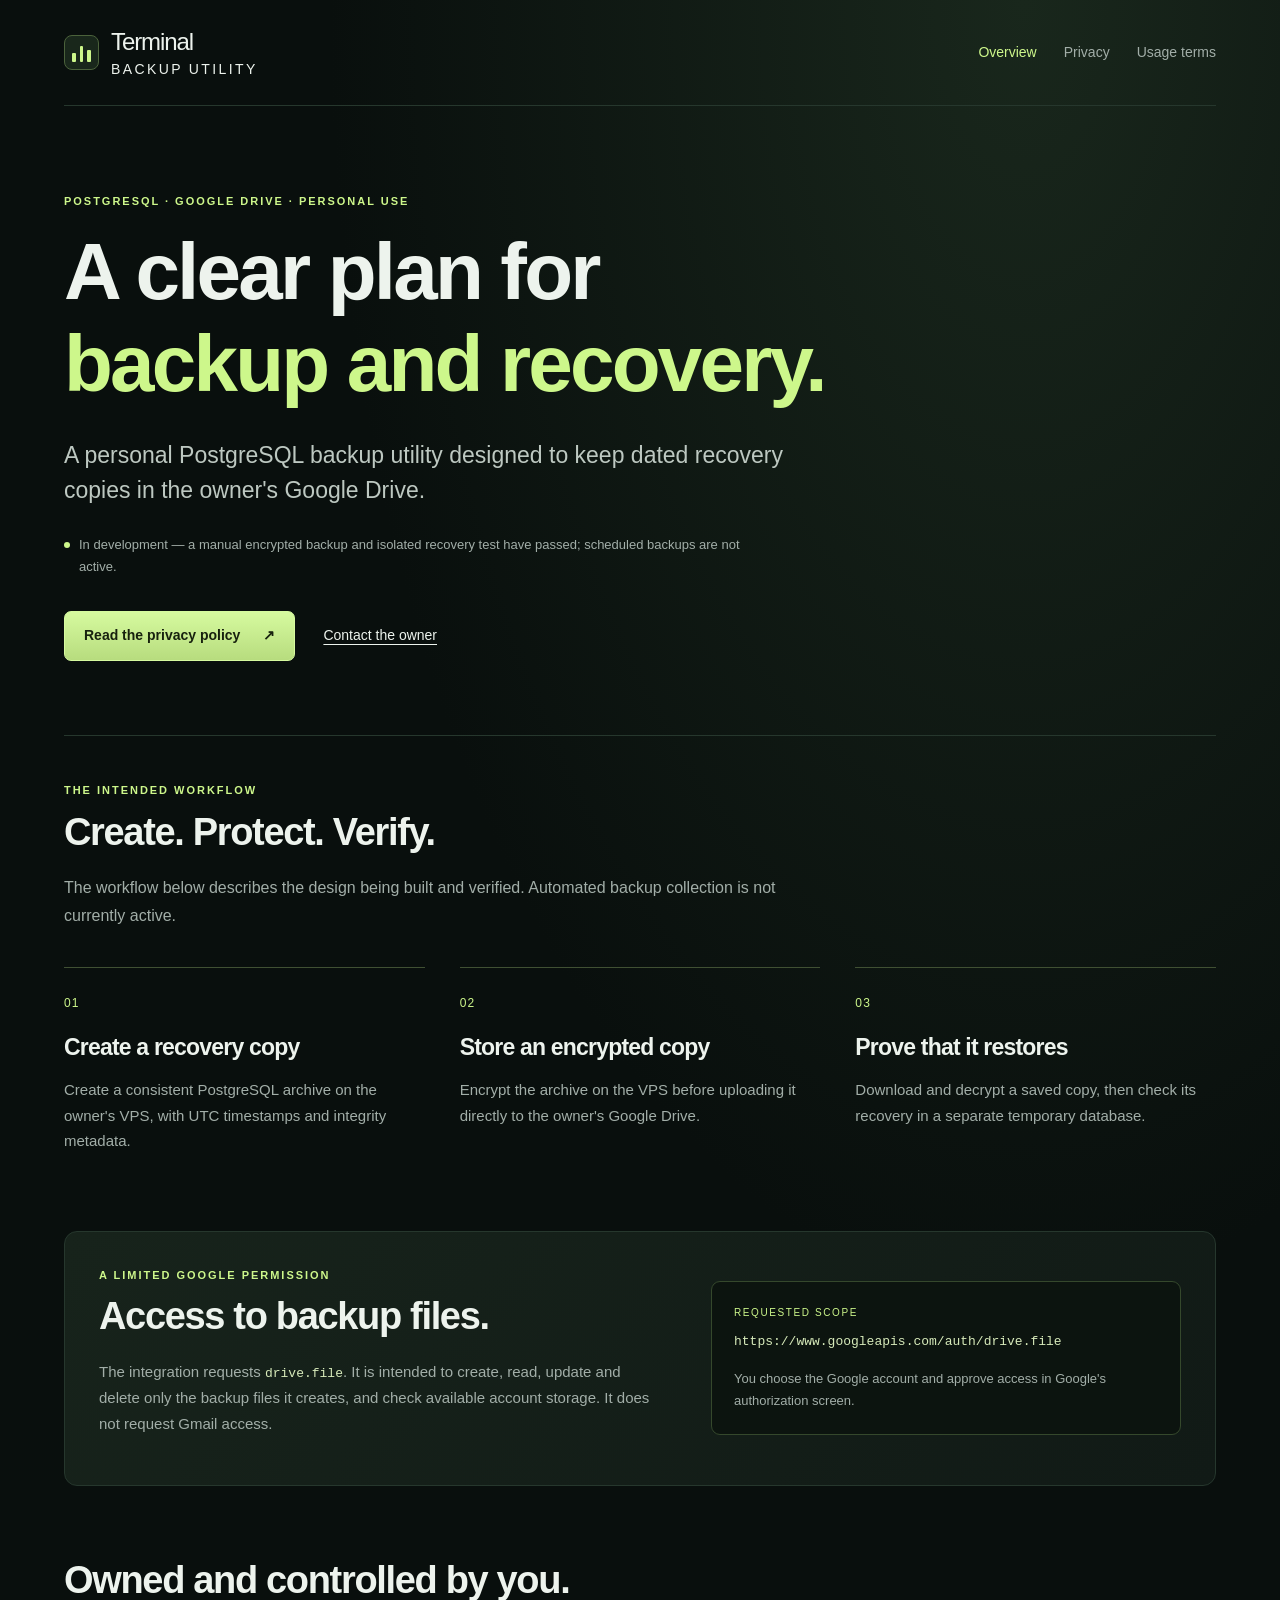
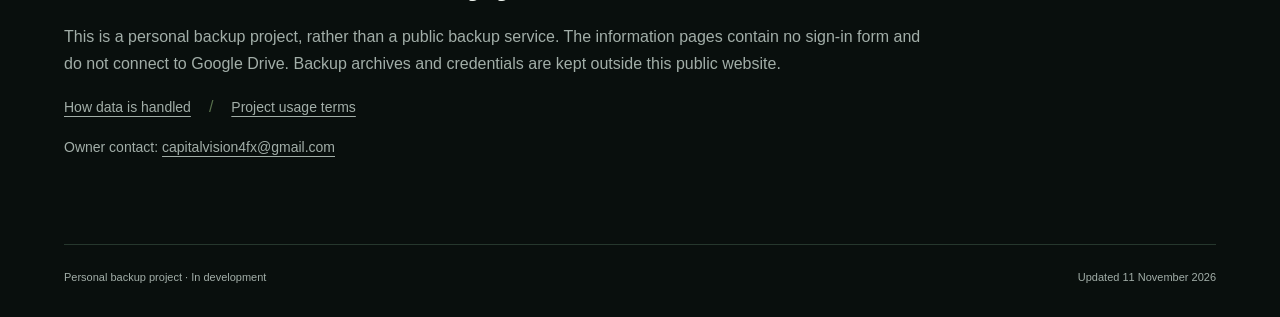
<file: index.html>
<!doctype html>
<html lang="en">
<head>
<meta charset="utf-8">
<meta name="viewport" content="width=device-width, initial-scale=1">
<meta name="color-scheme" content="dark">
<meta name="referrer" content="strict-origin-when-cross-origin">
<title>Terminal — personal PostgreSQL recovery</title>
<meta name="description" content="Public information and privacy disclosures for a personal PostgreSQL backup utility under development.">
<link rel="icon" href="data:,">
<link rel="stylesheet" href="site.css">
</head>
<body>
<div class="page-shell">
<a class="skip-link" href="#main">Skip to content</a>
<header class="site-header"><a class="brand" href="index.html" aria-label="Terminal home"><span class="brand-mark" aria-hidden="true"><span></span><span></span><span></span></span><span>Terminal <strong>Backup utility</strong></span></a><nav aria-label="Main navigation"><a href="index.html" aria-current="page">Overview</a><a href="privacy.html">Privacy</a><a href="terms.html">Usage terms</a></nav></header>
<main id="main"><section class="hero">
<p class="eyebrow">PostgreSQL · Google Drive · Personal use</p>
<h1>A clear plan for<br><em>backup and recovery.</em></h1>
<p class="lead">A personal PostgreSQL backup utility designed to keep dated recovery copies in the owner's Google Drive.</p>
<p class="status"><span aria-hidden="true"></span>In development — a manual encrypted backup and isolated recovery test have passed; scheduled backups are not active.</p>
<div class="actions"><a class="button" href="privacy.html">Read the privacy policy <span aria-hidden="true">↗</span></a><a class="text-link" href="mailto:capitalvision4fx@gmail.com">Contact the owner</a></div>
</section>
<section class="section" aria-labelledby="workflow"><div class="section-heading"><p class="eyebrow">The intended workflow</p><h2 id="workflow">Create. Protect. Verify.</h2><p>The workflow below describes the design being built and verified. Automated backup collection is not currently active.</p></div>
<div class="steps"><article><span class="step-number">01</span><h3>Create a recovery copy</h3><p>Create a consistent PostgreSQL archive on the owner's VPS, with UTC timestamps and integrity metadata.</p></article><article><span class="step-number">02</span><h3>Store an encrypted copy</h3><p>Encrypt the archive on the VPS before uploading it directly to the owner's Google Drive.</p></article><article><span class="step-number">03</span><h3>Prove that it restores</h3><p>Download and decrypt a saved copy, then check its recovery in a separate temporary database.</p></article></div>
</section>
<section class="access-panel" aria-labelledby="access"><div><p class="eyebrow">A limited Google permission</p><h2 id="access">Access to backup files.</h2><p>The integration requests <code>drive.file</code>. It is intended to create, read, update and delete only the backup files it creates, and check available account storage. It does not request Gmail access.</p></div><div class="permission-note"><p class="small-label">Requested scope</p><code>https://www.googleapis.com/auth/drive.file</code><p>You choose the Google account and approve access in Google's authorization screen.</p></div></section>
<section class="closing" aria-labelledby="owner"><h2 id="owner">Owned and controlled by you.</h2><p>This is a personal backup project, rather than a public backup service. The information pages contain no sign-in form and do not connect to Google Drive. Backup archives and credentials are kept outside this public website.</p><p><a class="text-link" href="privacy.html">How data is handled</a><span class="link-separator" aria-hidden="true">/</span><a class="text-link" href="terms.html">Project usage terms</a></p><p class="contact">Owner contact: <a href="mailto:capitalvision4fx@gmail.com">capitalvision4fx@gmail.com</a></p></section></main>
<footer class="site-footer"><span>Personal backup project · In development</span><span>Updated <time datetime="2026-11-11">11 November 2026</time></span></footer>
</div>
</body>
</html>
</file>
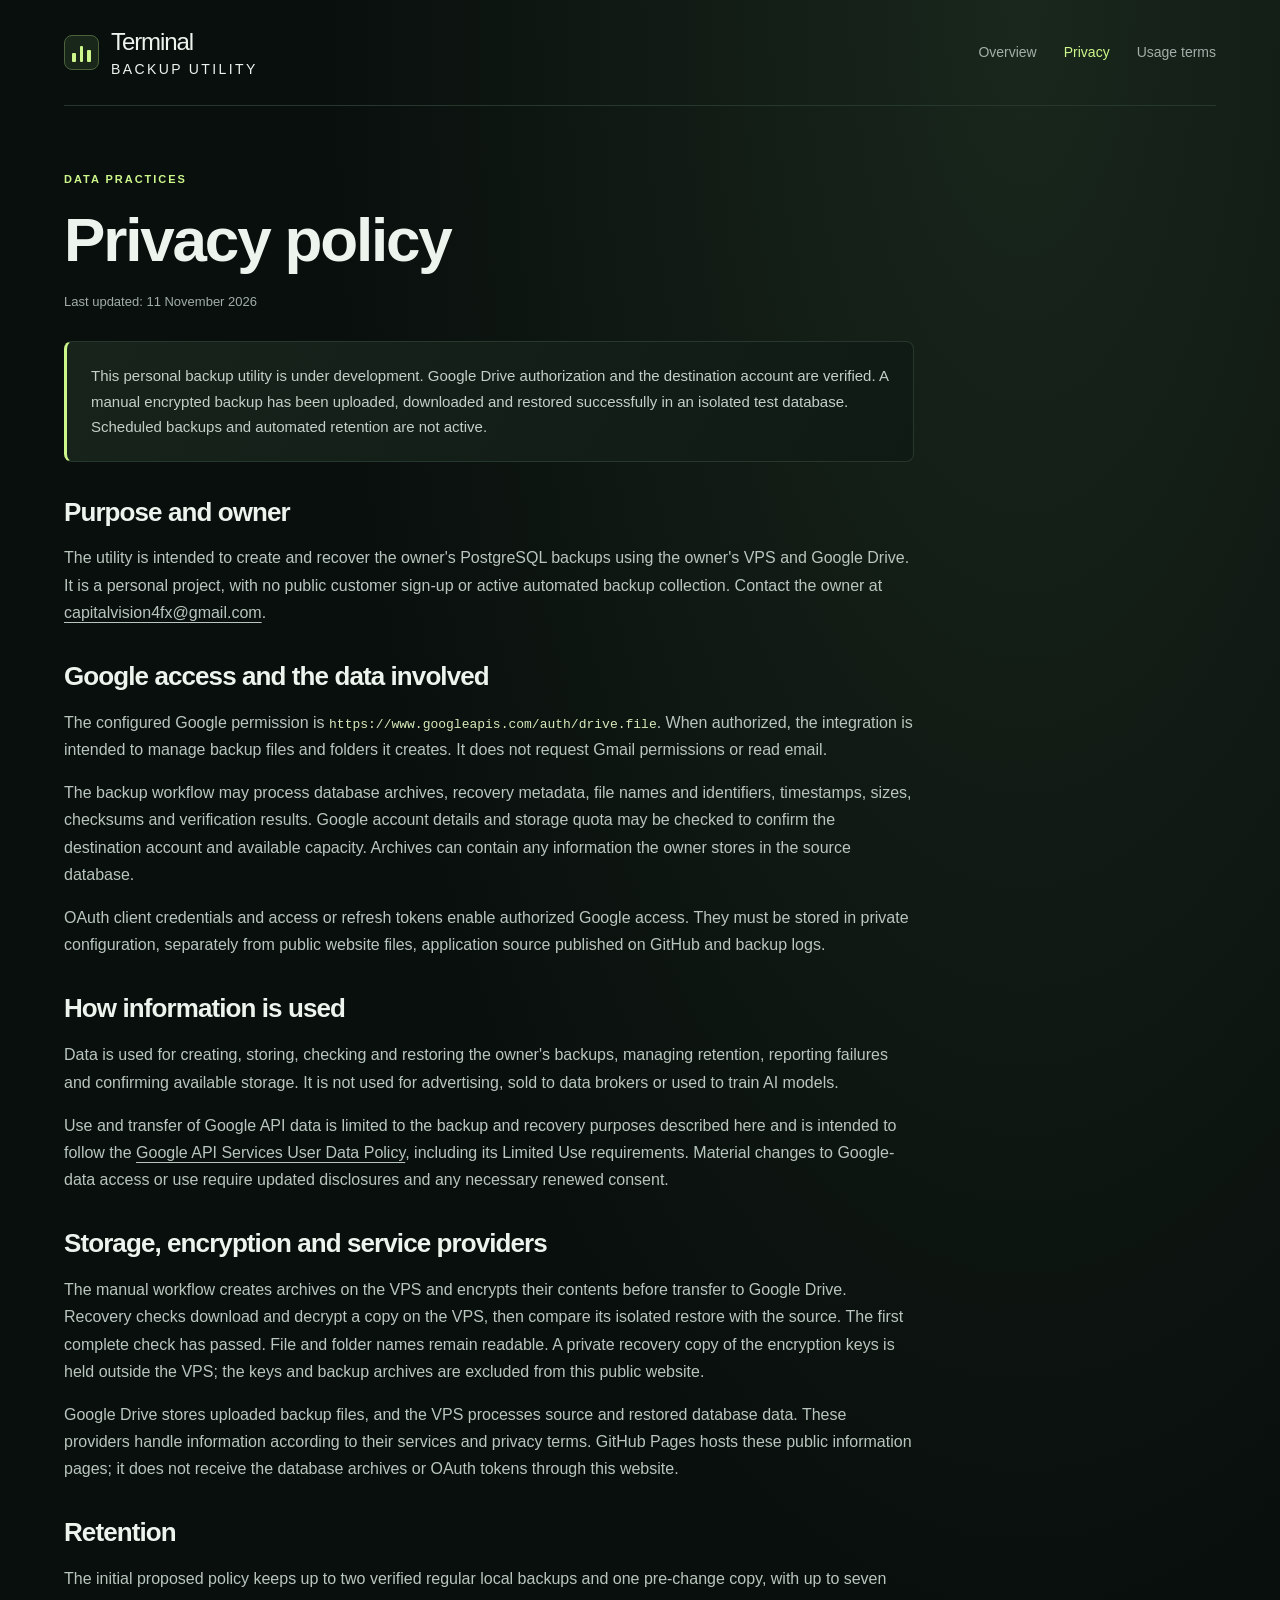
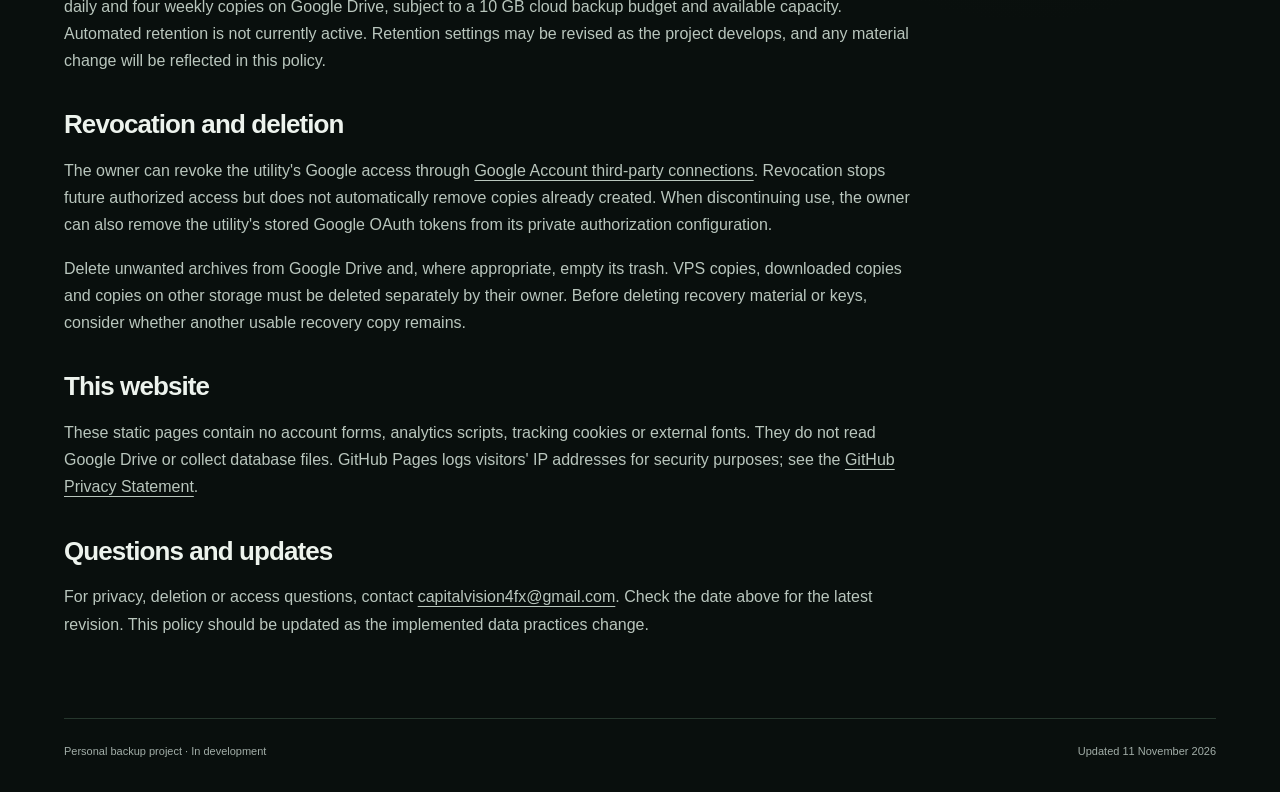
<file: privacy.html>
<!doctype html>
<html lang="en">
<head>
<meta charset="utf-8">
<meta name="viewport" content="width=device-width, initial-scale=1">
<meta name="color-scheme" content="dark">
<meta name="referrer" content="strict-origin-when-cross-origin">
<title>Privacy policy — Terminal</title>
<meta name="description" content="How the personal backup utility intends to access, use, store and delete Google Drive backup data.">
<link rel="icon" href="data:,">
<link rel="stylesheet" href="site.css">
</head>
<body>
<div class="page-shell">
<a class="skip-link" href="#main">Skip to content</a>
<header class="site-header"><a class="brand" href="index.html" aria-label="Terminal home"><span class="brand-mark" aria-hidden="true"><span></span><span></span><span></span></span><span>Terminal <strong>Backup utility</strong></span></a><nav aria-label="Main navigation"><a href="index.html">Overview</a><a href="privacy.html" aria-current="page">Privacy</a><a href="terms.html">Usage terms</a></nav></header>
<main id="main"><article class="document"><p class="eyebrow">Data practices</p><h1>Privacy policy</h1><p class="document-date">Last updated: <time datetime="2026-11-11">11 November 2026</time></p><div class="notice">This personal backup utility is under development. Google Drive authorization and the destination account are verified. A manual encrypted backup has been uploaded, downloaded and restored successfully in an isolated test database. Scheduled backups and automated retention are not active.</div>
<section><h2>Purpose and owner</h2><p>The utility is intended to create and recover the owner's PostgreSQL backups using the owner's VPS and Google Drive. It is a personal project, with no public customer sign-up or active automated backup collection. Contact the owner at <a href="mailto:capitalvision4fx@gmail.com">capitalvision4fx@gmail.com</a>.</p></section>
<section><h2>Google access and the data involved</h2><p>The configured Google permission is <code>https://www.googleapis.com/auth/drive.file</code>. When authorized, the integration is intended to manage backup files and folders it creates. It does not request Gmail permissions or read email.</p><p>The backup workflow may process database archives, recovery metadata, file names and identifiers, timestamps, sizes, checksums and verification results. Google account details and storage quota may be checked to confirm the destination account and available capacity. Archives can contain any information the owner stores in the source database.</p><p>OAuth client credentials and access or refresh tokens enable authorized Google access. They must be stored in private configuration, separately from public website files, application source published on GitHub and backup logs.</p></section>
<section><h2>How information is used</h2><p>Data is used for creating, storing, checking and restoring the owner's backups, managing retention, reporting failures and confirming available storage. It is not used for advertising, sold to data brokers or used to train AI models.</p><p>Use and transfer of Google API data is limited to the backup and recovery purposes described here and is intended to follow the <a href="https://developers.google.com/terms/api-services-user-data-policy">Google API Services User Data Policy</a>, including its Limited Use requirements. Material changes to Google-data access or use require updated disclosures and any necessary renewed consent.</p></section>
<section><h2>Storage, encryption and service providers</h2><p>The manual workflow creates archives on the VPS and encrypts their contents before transfer to Google Drive. Recovery checks download and decrypt a copy on the VPS, then compare its isolated restore with the source. The first complete check has passed. File and folder names remain readable. A private recovery copy of the encryption keys is held outside the VPS; the keys and backup archives are excluded from this public website.</p><p>Google Drive stores uploaded backup files, and the VPS processes source and restored database data. These providers handle information according to their services and privacy terms. GitHub Pages hosts these public information pages; it does not receive the database archives or OAuth tokens through this website.</p></section>
<section><h2>Retention</h2><p>The initial proposed policy keeps up to two verified regular local backups and one pre-change copy, with up to seven daily and four weekly copies on Google Drive, subject to a 10 GB cloud backup budget and available capacity. Automated retention is not currently active. Retention settings may be revised as the project develops, and any material change will be reflected in this policy.</p></section>
<section><h2>Revocation and deletion</h2><p>The owner can revoke the utility's Google access through <a href="https://myaccount.google.com/connections">Google Account third-party connections</a>. Revocation stops future authorized access but does not automatically remove copies already created. When discontinuing use, the owner can also remove the utility's stored Google OAuth tokens from its private authorization configuration.</p><p>Delete unwanted archives from Google Drive and, where appropriate, empty its trash. VPS copies, downloaded copies and copies on other storage must be deleted separately by their owner. Before deleting recovery material or keys, consider whether another usable recovery copy remains.</p></section>
<section><h2>This website</h2><p>These static pages contain no account forms, analytics scripts, tracking cookies or external fonts. They do not read Google Drive or collect database files. GitHub Pages logs visitors' IP addresses for security purposes; see the <a href="https://docs.github.com/en/site-policy/privacy-policies/github-general-privacy-statement">GitHub Privacy Statement</a>.</p></section>
<section><h2>Questions and updates</h2><p>For privacy, deletion or access questions, contact <a href="mailto:capitalvision4fx@gmail.com">capitalvision4fx@gmail.com</a>. Check the date above for the latest revision. This policy should be updated as the implemented data practices change.</p></section>
</article></main>
<footer class="site-footer"><span>Personal backup project · In development</span><span>Updated <time datetime="2026-11-11">11 November 2026</time></span></footer>
</div>
</body>
</html>
</file>
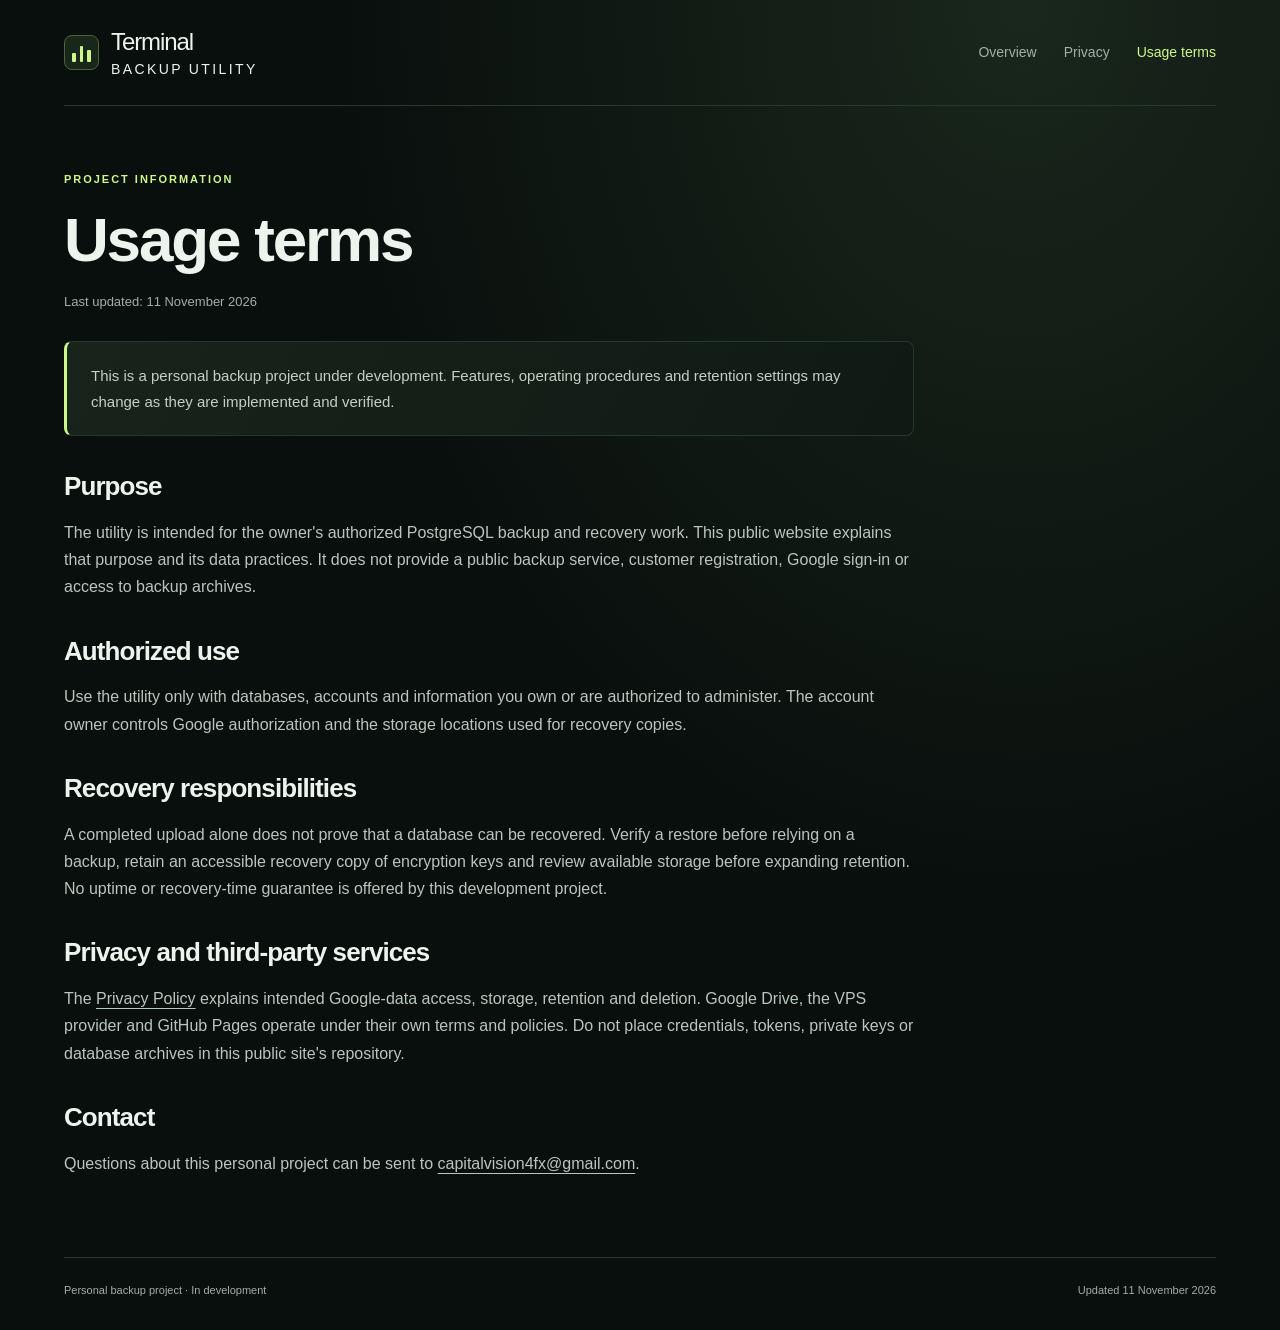
<file: terms.html>
<!doctype html>
<html lang="en">
<head>
<meta charset="utf-8">
<meta name="viewport" content="width=device-width, initial-scale=1">
<meta name="color-scheme" content="dark">
<meta name="referrer" content="strict-origin-when-cross-origin">
<title>Usage terms — Terminal</title>
<meta name="description" content="Usage information for a personal PostgreSQL backup project under development.">
<link rel="icon" href="data:,">
<link rel="stylesheet" href="site.css">
</head>
<body>
<div class="page-shell">
<a class="skip-link" href="#main">Skip to content</a>
<header class="site-header"><a class="brand" href="index.html" aria-label="Terminal home"><span class="brand-mark" aria-hidden="true"><span></span><span></span><span></span></span><span>Terminal <strong>Backup utility</strong></span></a><nav aria-label="Main navigation"><a href="index.html">Overview</a><a href="privacy.html">Privacy</a><a href="terms.html" aria-current="page">Usage terms</a></nav></header>
<main id="main"><article class="document"><p class="eyebrow">Project information</p><h1>Usage terms</h1><p class="document-date">Last updated: <time datetime="2026-11-11">11 November 2026</time></p><div class="notice">This is a personal backup project under development. Features, operating procedures and retention settings may change as they are implemented and verified.</div>
<section><h2>Purpose</h2><p>The utility is intended for the owner's authorized PostgreSQL backup and recovery work. This public website explains that purpose and its data practices. It does not provide a public backup service, customer registration, Google sign-in or access to backup archives.</p></section>
<section><h2>Authorized use</h2><p>Use the utility only with databases, accounts and information you own or are authorized to administer. The account owner controls Google authorization and the storage locations used for recovery copies.</p></section>
<section><h2>Recovery responsibilities</h2><p>A completed upload alone does not prove that a database can be recovered. Verify a restore before relying on a backup, retain an accessible recovery copy of encryption keys and review available storage before expanding retention. No uptime or recovery-time guarantee is offered by this development project.</p></section>
<section><h2>Privacy and third-party services</h2><p>The <a href="privacy.html">Privacy Policy</a> explains intended Google-data access, storage, retention and deletion. Google Drive, the VPS provider and GitHub Pages operate under their own terms and policies. Do not place credentials, tokens, private keys or database archives in this public site's repository.</p></section>
<section><h2>Contact</h2><p>Questions about this personal project can be sent to <a href="mailto:capitalvision4fx@gmail.com">capitalvision4fx@gmail.com</a>.</p></section>
</article></main>
<footer class="site-footer"><span>Personal backup project · In development</span><span>Updated <time datetime="2026-11-11">11 November 2026</time></span></footer>
</div>
</body>
</html>
</file>
<file: site.css>
@charset "UTF-8";
:root{color-scheme:dark;--page:#090f0d;--surface:#111a16;--ink:#edf3ed;--muted:#a2aea8;--lime:#cdf78b;--line:#26372d;--radius:13px}
*{box-sizing:border-box}
html{scroll-behavior:smooth;scroll-padding-top:24px}
body{margin:0;background:radial-gradient(ellipse at 80% 0%,#19271c 0,transparent 48%),var(--page);color:var(--ink);font:17px/1.7 "Segoe UI",Arial,sans-serif}
a{color:inherit;text-decoration-thickness:1px;text-underline-offset:4px}
a:hover{color:var(--lime)}
a:focus-visible{outline:2px solid var(--lime);outline-offset:5px;border-radius:3px}
p{margin:0 0 1em}
h1,h2,h3{line-height:1.15;letter-spacing:-.035em;font-weight:550}
h1{font-size:clamp(40px,6.5vw,80px);margin:15px 0 28px}
h2{font-size:clamp(27px,3.2vw,38px);margin:10px 0 20px}
h3{font-size:23px;margin:17px 0}
em{font-style:normal;color:var(--lime)}
.page-shell{max-width:1220px;margin:0 auto;padding:0 34px}
.site-header{min-height:106px;display:flex;align-items:center;justify-content:space-between;gap:22px;border-bottom:1px solid var(--line)}
.brand{display:flex;align-items:center;gap:12px;line-height:1.15;font-size:24px;letter-spacing:-.045em;text-decoration:none;white-space:nowrap}
.brand strong{display:block;font-size:14px;font-weight:500;letter-spacing:.17em;text-transform:uppercase;margin-top:5px}
.brand-mark{width:35px;height:35px;display:flex;align-items:flex-end;justify-content:center;gap:4px;border:1px solid #4b623b;border-radius:8px;padding:7px;background:#19271b}
.brand-mark span{display:block;background:var(--lime);width:4px;border-radius:1px}
.brand-mark span:nth-child(1){height:9px}.brand-mark span:nth-child(2){height:16px}.brand-mark span:nth-child(3){height:12px}
nav{display:flex;gap:27px;font-size:14px}
nav a{color:var(--muted);text-decoration:none;white-space:nowrap}
nav a[aria-current=page]{color:var(--lime)}
.skip-link{position:absolute;left:16px;top:-100px;z-index:10;background:var(--lime);color:var(--page);padding:9px 15px}
.skip-link:focus{top:12px}
.hero{max-width:950px;padding:86px 0 74px}
.eyebrow{text-transform:uppercase;font-size:11px;letter-spacing:.18em;color:var(--lime);font-weight:600}
.lead{font-size:clamp(19px,2vw,23px);line-height:1.55;max-width:760px;color:#bdc8c1}
.status{display:flex;align-items:flex-start;gap:9px;font-size:13px;color:var(--muted);margin-top:25px;max-width:710px}
.status span{width:6px;height:6px;border-radius:50%;background:var(--lime);flex-shrink:0;margin-top:8px}
.actions{display:flex;align-items:center;gap:28px;flex-wrap:wrap;margin-top:33px}
.button{display:inline-flex;align-items:center;gap:23px;padding:12px 19px;border:1px solid #d6fa9f;background:linear-gradient(#d6fa9f,#b7dc7e);color:#17210e;text-decoration:none;border-radius:7px;font-size:14px;font-weight:600}
.button:hover{background:var(--ink);color:#17210e}
.text-link{font-size:14px}
.section{padding:45px 0 62px;border-top:1px solid var(--line)}
.section-heading{max-width:750px}
.section-heading>p:last-child{font-size:16px;color:var(--muted)}
.steps{display:grid;grid-template-columns:repeat(3,minmax(0,1fr));gap:35px;margin-top:38px}
.steps article{border-top:1px solid #405033;padding-top:20px}
.step-number{color:var(--lime);font-size:12px;letter-spacing:.1em}
.steps p{font-size:15px;color:var(--muted)}
.access-panel{display:grid;grid-template-columns:1.2fr 1fr;gap:48px;align-items:center;padding:34px;background:linear-gradient(130deg,#17231b,#111a16);border:1px solid var(--line);border-radius:var(--radius)}
.access-panel p{color:var(--muted);font-size:15px}
.access-panel .eyebrow{color:var(--lime);font-size:11px}
.permission-note{padding:22px;border:1px solid #35482c;border-radius:9px;background:#0c140f}
.permission-note .small-label{font-size:10px;letter-spacing:.16em;text-transform:uppercase;color:var(--lime)}
.permission-note>code{display:block;margin-bottom:15px}
.permission-note p:last-child{margin-bottom:0;font-size:13px}
code{font:13px/1.7 Consolas,monospace;overflow-wrap:anywhere;color:#d7eaba}
.closing{max-width:860px;padding:63px 0 70px}
.closing>p{color:var(--muted);font-size:16px}
.closing .contact{font-size:14px}
.link-separator{display:inline-block;margin:0 18px;color:#58704c}
.site-footer{display:flex;justify-content:space-between;gap:18px;border-top:1px solid var(--line);padding:23px 0 31px;font-size:11px;color:var(--muted)}
.document{max-width:850px;padding:64px 0 64px}
.document h1{font-size:clamp(42px,6vw,62px);margin-bottom:16px}
.document-date{color:var(--muted);font-size:13px;margin-bottom:28px}
.notice{padding:21px 24px;background:linear-gradient(120deg,#17231b,#101a15);border:1px solid var(--line);border-left:3px solid var(--lime);border-radius:8px;font-size:15px;color:#c4cfc8}
.document section{margin-top:36px}
.document h2{font-size:26px;margin-bottom:17px}
.document section p{font-size:16px;color:#b9c6bd}
@media(max-width:760px){.page-shell{padding:0 22px}.site-header{align-items:flex-start;flex-direction:column;padding:25px 0 22px;gap:22px}nav{gap:24px;flex-wrap:wrap}.hero{padding:54px 0 48px}.steps{grid-template-columns:1fr;gap:23px}.access-panel{grid-template-columns:1fr;gap:15px;padding:24px}.site-footer{flex-direction:column;gap:7px}.document{padding-top:45px}.closing{padding:42px 0}.actions{gap:21px}.section{padding-bottom:45px}}
@media(prefers-reduced-motion:reduce){html{scroll-behavior:auto}}
</file>
